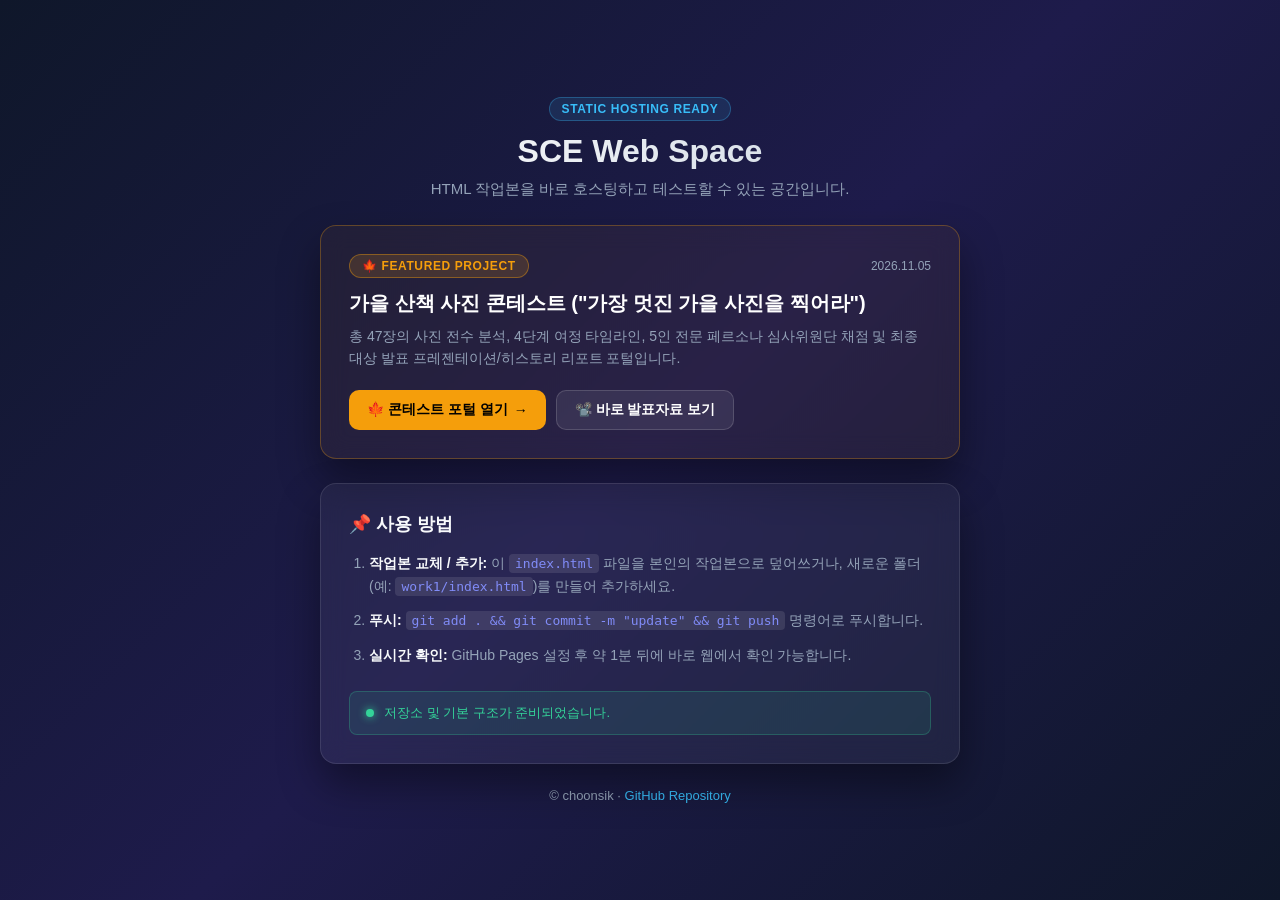
<file: index.html>
<!DOCTYPE html>
<html lang="ko">
<head>
  <meta charset="UTF-8">
  <meta name="viewport" content="width=device-width, initial-scale=1.0">
  <title>SCE - Static Hosting</title>
  <link rel="stylesheet" href="css/style.css">
</head>
<body>
  <div class="container">
    <header class="header">
      <div class="badge">Static Hosting Ready</div>
      <h1>SCE Web Space</h1>
      <p class="subtitle">HTML 작업본을 바로 호스팅하고 테스트할 수 있는 공간입니다.</p>
    </header>

    <section class="card" style="border-color: rgba(245, 158, 11, 0.3); background: rgba(245, 158, 11, 0.05);">
      <div style="display: flex; align-items: center; justify-content: space-between; margin-bottom: 12px; flex-wrap: wrap; gap: 8px;">
        <span class="badge" style="margin-bottom: 0; background: rgba(245, 158, 11, 0.15); border-color: rgba(245, 158, 11, 0.4); color: #f59e0b;">🍁 Featured Project</span>
        <span style="font-size: 12px; color: var(--text-muted);">2026.11.05</span>
      </div>
      <h2 style="font-size: 20px; font-weight: 700; margin-bottom: 8px; color: #fff;">
        가을 산책 사진 콘테스트 ("가장 멋진 가을 사진을 찍어라")
      </h2>
      <p style="font-size: 14px; color: var(--text-muted); line-height: 1.6; margin-bottom: 20px;">
        총 47장의 사진 전수 분석, 4단계 여정 타임라인, 5인 전문 페르소나 심사위원단 채점 및 최종 대상 발표 프레젠테이션/히스토리 리포트 포털입니다.
      </p>
      <div style="display: flex; gap: 10px; flex-wrap: wrap;">
        <a href="fall-event/" style="display: inline-flex; align-items: center; gap: 6px; padding: 10px 18px; background: #f59e0b; color: #000; font-weight: 700; font-size: 14px; border-radius: 10px; text-decoration: none; transition: transform 0.2s;">
          <span>🍁 콘테스트 포털 열기</span>
          <span>&rarr;</span>
        </a>
        <a href="fall-event/presentation.html" style="display: inline-flex; align-items: center; gap: 6px; padding: 10px 18px; background: rgba(255, 255, 255, 0.08); color: #fff; font-weight: 600; font-size: 14px; border-radius: 10px; text-decoration: none; border: 1px solid rgba(255, 255, 255, 0.15);">
          <span>📽️ 바로 발표자료 보기</span>
        </a>
      </div>
    </section>

    <main class="card">
      <h2>📌 사용 방법</h2>
      <ol class="guide-list">
        <li>
          <strong>작업본 교체 / 추가:</strong> 이 <code>index.html</code> 파일을 본인의 작업본으로 덮어쓰거나, 새로운 폴더(예: <code>work1/index.html</code>)를 만들어 추가하세요.
        </li>
        <li>
          <strong>푸시:</strong> <code>git add . && git commit -m "update" && git push</code> 명령어로 푸시합니다.
        </li>
        <li>
          <strong>실시간 확인:</strong> GitHub Pages 설정 후 약 1분 뒤에 바로 웹에서 확인 가능합니다.
        </li>
      </ol>

      <div class="status-box">
        <span class="dot"></span>
        <span>저장소 및 기본 구조가 준비되었습니다.</span>
      </div>
    </main>

    <footer class="footer">
      <p>&copy; choonsik &middot; <a href="https://github.com/choonsik/sce" target="_blank" rel="noopener noreferrer">GitHub Repository</a></p>
    </footer>
  </div>
</body>
</html>
</file>
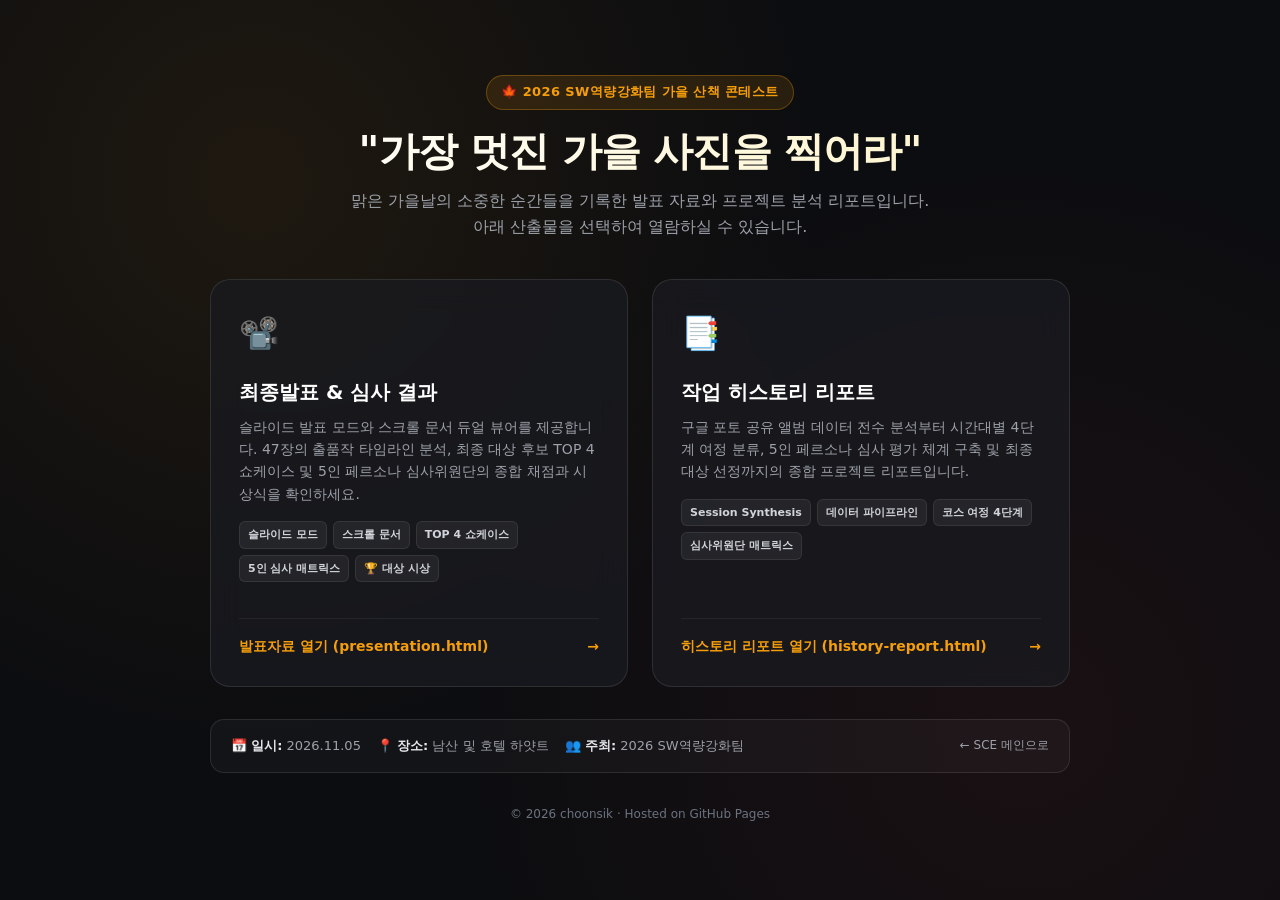
<file: fall-event/index.html>
<!DOCTYPE html>
<html lang="ko">
<head>
  <meta charset="UTF-8">
  <meta name="viewport" content="width=device-width, initial-scale=1.0">
  <title>2026 가을 산책 사진 콘테스트 | 행사 산출물 포털</title>
  <link rel="preconnect" href="https://fonts.googleapis.com">
  <link rel="preconnect" href="https://fonts.gstatic.com" crossorigin>
  <link href="https://fonts.googleapis.com/css2?family=Pretendard:wght@400;500;600;700;800&family=JetBrains+Mono:wght@500;600&display=swap" rel="stylesheet">
  <style>
    :root {
      --bg: #0c0d10;
      --card-bg: rgba(26, 27, 32, 0.75);
      --card-hover: rgba(35, 36, 44, 0.9);
      --border: rgba(255, 255, 255, 0.1);
      --border-accent: rgba(245, 158, 11, 0.4);
      --text: #f4f4f6;
      --text-muted: #9da1aa;
      --accent: #f59e0b;
      --accent-glow: rgba(245, 158, 11, 0.2);
      --amber-gradient: linear-gradient(135deg, #f59e0b, #ef4444);
    }

    * {
      box-sizing: border-box;
      margin: 0;
      padding: 0;
    }

    body {
      font-family: 'Pretendard', -apple-system, BlinkMacSystemFont, system-ui, sans-serif;
      background: var(--bg);
      background-image: 
        radial-gradient(circle at 20% 20%, rgba(245, 158, 11, 0.08) 0%, transparent 45%),
        radial-gradient(circle at 80% 80%, rgba(239, 68, 68, 0.06) 0%, transparent 45%);
      color: var(--text);
      min-height: 100vh;
      display: flex;
      flex-direction: column;
      align-items: center;
      justify-content: center;
      padding: 40px 20px;
      line-height: 1.6;
    }

    .container {
      width: 100%;
      max-width: 860px;
    }

    .header {
      text-align: center;
      margin-bottom: 40px;
    }

    .badge {
      display: inline-flex;
      align-items: center;
      gap: 6px;
      padding: 6px 14px;
      background: rgba(245, 158, 11, 0.12);
      border: 1px solid rgba(245, 158, 11, 0.3);
      color: var(--accent);
      border-radius: 9999px;
      font-size: 13px;
      font-weight: 600;
      letter-spacing: 0.03em;
      margin-bottom: 16px;
    }

    .title {
      font-size: clamp(28px, 5vw, 40px);
      font-weight: 800;
      letter-spacing: -0.02em;
      line-height: 1.25;
      margin-bottom: 12px;
      background: linear-gradient(to right, #ffffff, #fef3c7);
      -webkit-background-clip: text;
      -webkit-text-fill-color: transparent;
    }

    .subtitle {
      font-size: 16px;
      color: var(--text-muted);
      max-width: 580px;
      margin: 0 auto;
    }

    .cards-grid {
      display: grid;
      grid-template-columns: repeat(auto-fit, minmax(320px, 1fr));
      gap: 24px;
      margin-bottom: 32px;
    }

    .card {
      background: var(--card-bg);
      border: 1px solid var(--border);
      border-radius: 20px;
      padding: 28px;
      display: flex;
      flex-direction: column;
      justify-content: space-between;
      backdrop-filter: blur(16px);
      -webkit-backdrop-filter: blur(16px);
      transition: all 0.25s ease;
      text-decoration: none;
      color: inherit;
      position: relative;
      overflow: hidden;
    }

    .card::before {
      content: '';
      position: absolute;
      top: 0;
      left: 0;
      right: 0;
      height: 3px;
      background: var(--amber-gradient);
      opacity: 0;
      transition: opacity 0.25s ease;
    }

    .card:hover {
      background: var(--card-hover);
      border-color: var(--border-accent);
      transform: translateY(-4px);
      box-shadow: 0 16px 36px rgba(0, 0, 0, 0.4), 0 0 24px var(--accent-glow);
    }

    .card:hover::before {
      opacity: 1;
    }

    .card-top {
      margin-bottom: 24px;
    }

    .card-icon {
      font-size: 32px;
      margin-bottom: 16px;
      display: inline-block;
    }

    .card-title {
      font-size: 20px;
      font-weight: 700;
      color: #ffffff;
      margin-bottom: 8px;
      display: flex;
      align-items: center;
      gap: 8px;
    }

    .card-desc {
      font-size: 14px;
      color: var(--text-muted);
      line-height: 1.6;
      margin-bottom: 16px;
    }

    .tags {
      display: flex;
      flex-wrap: wrap;
      gap: 6px;
      margin-bottom: 12px;
    }

    .tag {
      font-size: 11px;
      font-weight: 600;
      padding: 4px 8px;
      background: rgba(255, 255, 255, 0.06);
      border: 1px solid rgba(255, 255, 255, 0.08);
      border-radius: 6px;
      color: #d1d5db;
    }

    .card-action {
      display: flex;
      align-items: center;
      justify-content: space-between;
      font-size: 14px;
      font-weight: 700;
      color: var(--accent);
      padding-top: 16px;
      border-top: 1px solid rgba(255, 255, 255, 0.06);
    }

    .card-action span {
      transition: transform 0.2s ease;
    }

    .card:hover .card-action span {
      transform: translateX(4px);
    }

    .meta-box {
      background: rgba(255, 255, 255, 0.03);
      border: 1px solid var(--border);
      border-radius: 14px;
      padding: 16px 20px;
      font-size: 13px;
      color: var(--text-muted);
      display: flex;
      flex-wrap: wrap;
      justify-content: space-between;
      align-items: center;
      gap: 12px;
    }

    .meta-items {
      display: flex;
      flex-wrap: wrap;
      gap: 16px;
    }

    .meta-items span strong {
      color: #e5e7eb;
    }

    .back-link {
      color: var(--text-muted);
      text-decoration: none;
      font-size: 12px;
      transition: color 0.2s;
    }

    .back-link:hover {
      color: var(--accent);
    }

    .footer {
      text-align: center;
      margin-top: 32px;
      font-size: 12px;
      color: #6b7280;
    }
  </style>
</head>
<body>

  <div class="container">
    <header class="header">
      <div class="badge">🍁 2026 SW역량강화팀 가을 산책 콘테스트</div>
      <h1 class="title">"가장 멋진 가을 사진을 찍어라"</h1>
      <p class="subtitle">
        맑은 가을날의 소중한 순간들을 기록한 발표 자료와 프로젝트 분석 리포트입니다. 아래 산출물을 선택하여 열람하실 수 있습니다.
      </p>
    </header>

    <div class="cards-grid">
      <!-- 카드 1: 최종 발표자료 -->
      <a href="presentation.html" class="card">
        <div class="card-top">
          <div class="card-icon">📽️</div>
          <h2 class="card-title">
            최종발표 & 심사 결과
          </h2>
          <p class="card-desc">
            슬라이드 발표 모드와 스크롤 문서 듀얼 뷰어를 제공합니다. 47장의 출품작 타임라인 분석, 최종 대상 후보 TOP 4 쇼케이스 및 5인 페르소나 심사위원단의 종합 채점과 시상식을 확인하세요.
          </p>
          <div class="tags">
            <span class="tag">슬라이드 모드</span>
            <span class="tag">스크롤 문서</span>
            <span class="tag">TOP 4 쇼케이스</span>
            <span class="tag">5인 심사 매트릭스</span>
            <span class="tag">🏆 대상 시상</span>
          </div>
        </div>
        <div class="card-action">
          <span>발표자료 열기 (presentation.html)</span>
          <span>&rarr;</span>
        </div>
      </a>

      <!-- 카드 2: 작업 히스토리 리포트 -->
      <a href="history-report.html" class="card">
        <div class="card-top">
          <div class="card-icon">📑</div>
          <h2 class="card-title">
            작업 히스토리 리포트
          </h2>
          <p class="card-desc">
            구글 포토 공유 앨범 데이터 전수 분석부터 시간대별 4단계 여정 분류, 5인 페르소나 심사 평가 체계 구축 및 최종 대상 선정까지의 종합 프로젝트 리포트입니다.
          </p>
          <div class="tags">
            <span class="tag">Session Synthesis</span>
            <span class="tag">데이터 파이프라인</span>
            <span class="tag">코스 여정 4단계</span>
            <span class="tag">심사위원단 매트릭스</span>
          </div>
        </div>
        <div class="card-action">
          <span>히스토리 리포트 열기 (history-report.html)</span>
          <span>&rarr;</span>
        </div>
      </a>
    </div>

    <div class="meta-box">
      <div class="meta-items">
        <span>📅 <strong>일시:</strong> 2026.11.05</span>
        <span>📍 <strong>장소:</strong> 남산 및 호텔 하얏트</span>
        <span>👥 <strong>주최:</strong> 2026 SW역량강화팀</span>
      </div>
      <a href="../index.html" class="back-link">&larr; SCE 메인으로</a>
    </div>

    <footer class="footer">
      &copy; 2026 choonsik &middot; Hosted on GitHub Pages
    </footer>
  </div>

</body>
</html>
</file>
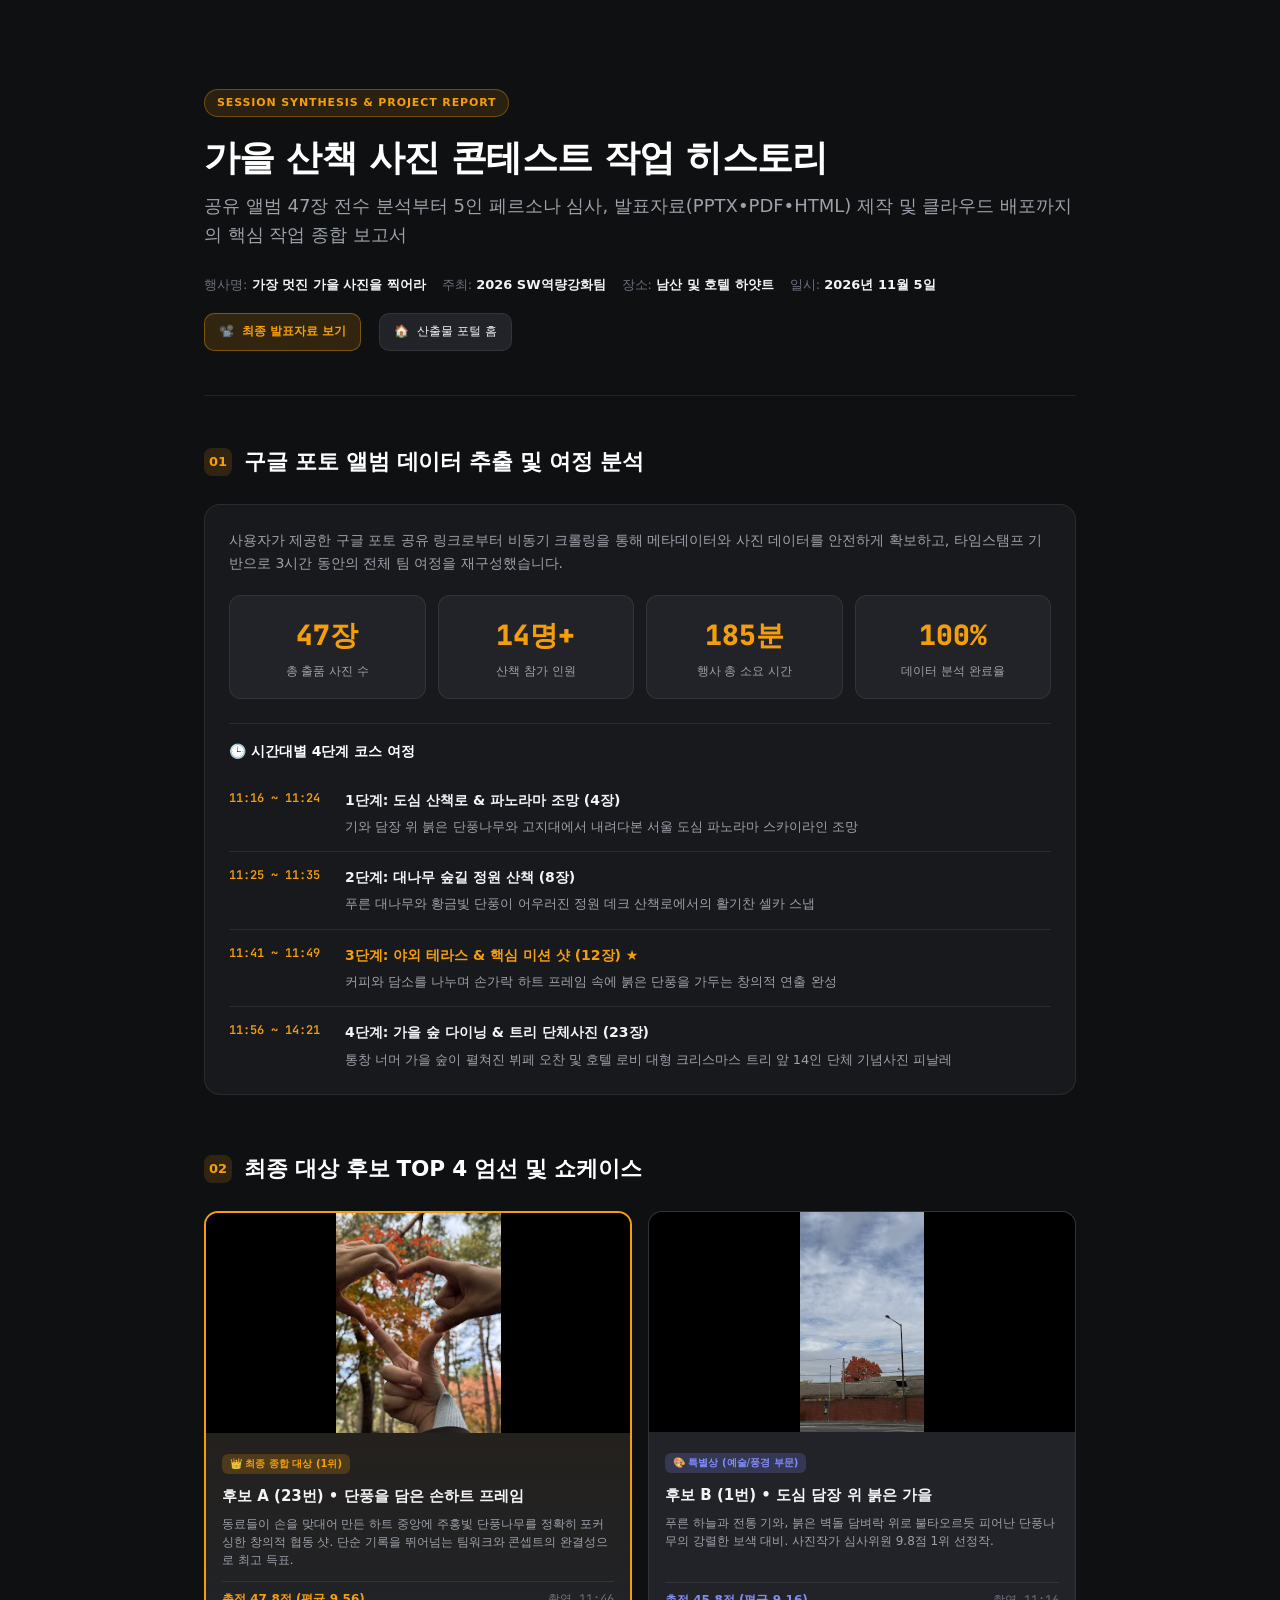
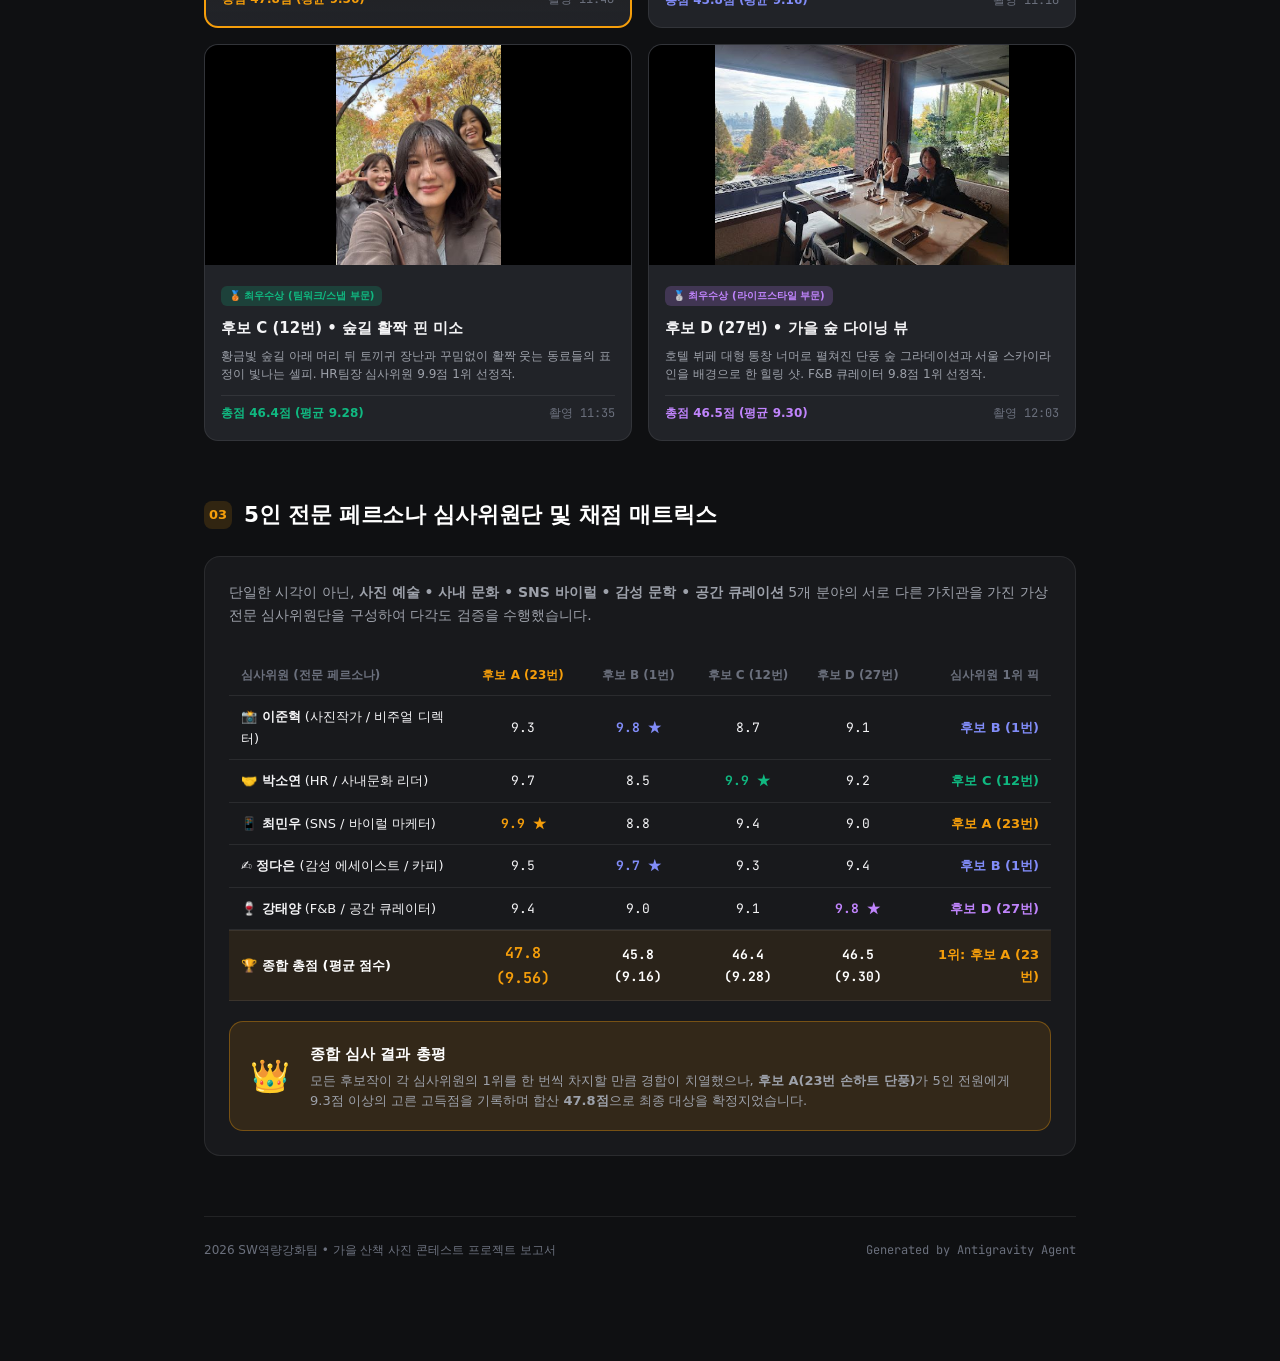
<file: fall-event/history-report.html>
<!DOCTYPE html>
<html lang="ko">
<head>
  <meta charset="utf-8">
  <meta name="viewport" content="width=device-width, initial-scale=1.0">
  <title>가을 산책 사진 콘테스트 프로젝트 작업 히스토리 리포트</title>
  <link rel="preconnect" href="https://fonts.googleapis.com">
  <link rel="preconnect" href="https://fonts.gstatic.com" crossorigin>
  <link href="https://fonts.googleapis.com/css2?family=Pretendard:wght@300;400;500;600;700;800&family=JetBrains+Mono:wght@400;600&display=swap" rel="stylesheet">
  <style>
    :root {
      --bg: #0f1012;
      --card-bg: #18191c;
      --card-subtle: #212328;
      --border: rgba(255, 255, 255, 0.08);
      --border-accent: rgba(245, 158, 11, 0.35);
      --text: #f4f4f6;
      --text-muted: #9da1aa;
      --text-dim: #6b707d;
      --accent: #f59e0b;
      --accent-glow: rgba(245, 158, 11, 0.15);
      --emerald: #10b981;
      --indigo: #818cf8;
      --purple: #c084fc;
    }
    * {
      box-sizing: border-box;
      margin: 0;
      padding: 0;
    }
    body {
      font-family: 'Pretendard', -apple-system, BlinkMacSystemFont, system-ui, Roboto, sans-serif;
      background-color: var(--bg);
      color: var(--text);
      line-height: 1.65;
      -webkit-font-smoothing: antialiased;
    }
    .mono {
      font-family: 'JetBrains Mono', monospace;
    }
    .container {
      max-width: 920px;
      margin: 0 auto;
      padding: 40px 24px 100px;
    }
    header.hero {
      padding: 48px 0 36px;
      border-bottom: 1px solid var(--border);
      margin-bottom: 48px;
    }
    .badge {
      display: inline-flex;
      align-items: center;
      gap: 6px;
      font-size: 11px;
      font-weight: 700;
      text-transform: uppercase;
      letter-spacing: 0.08em;
      padding: 4px 12px;
      border-radius: 9999px;
      background: rgba(245, 158, 11, 0.12);
      color: var(--accent);
      border: 1px solid var(--border-accent);
      margin-bottom: 18px;
    }
    h1 {
      font-size: 2.25rem;
      font-weight: 800;
      letter-spacing: -0.02em;
      line-height: 1.25;
      color: #ffffff;
      margin-bottom: 12px;
    }
    p.lead {
      font-size: 1.125rem;
      color: var(--text-muted);
      font-weight: 400;
      line-height: 1.6;
    }
    .meta-row {
      display: flex;
      flex-wrap: wrap;
      gap: 16px;
      margin-top: 24px;
      font-size: 13px;
      color: var(--text-dim);
    }
    .meta-item strong {
      color: var(--text);
      font-weight: 600;
    }
    section.chapter {
      margin-bottom: 56px;
    }
    .chapter-header {
      display: flex;
      align-items: center;
      gap: 12px;
      margin-bottom: 24px;
    }
    .chapter-num {
      display: inline-flex;
      align-items: center;
      justify-content: center;
      width: 28px;
      height: 28px;
      border-radius: 8px;
      background: rgba(245, 158, 11, 0.15);
      color: var(--accent);
      font-weight: 800;
      font-size: 13px;
    }
    .chapter-title {
      font-size: 1.35rem;
      font-weight: 700;
      letter-spacing: -0.01em;
      color: #ffffff;
    }
    .card {
      background: var(--card-bg);
      border: 1px solid var(--border);
      border-radius: 16px;
      padding: 24px;
      margin-bottom: 20px;
    }
    .card.highlight {
      background: linear-gradient(145deg, rgba(245, 158, 11, 0.08), rgba(24, 25, 28, 0.95));
      border: 1px solid var(--border-accent);
    }
    .grid-2 {
      display: grid;
      grid-template-columns: repeat(2, 1fr);
      gap: 16px;
    }
    .grid-4 {
      display: grid;
      grid-template-columns: repeat(4, 1fr);
      gap: 12px;
    }
    @media (max-width: 720px) {
      .grid-2, .grid-4 { grid-template-columns: 1fr; }
      h1 { font-size: 1.85rem; }
    }
    .stat-card {
      background: var(--card-subtle);
      border: 1px solid var(--border);
      border-radius: 12px;
      padding: 16px;
      text-align: center;
    }
    .stat-val {
      font-size: 1.75rem;
      font-weight: 800;
      color: var(--accent);
    }
    .stat-label {
      font-size: 12px;
      color: var(--text-muted);
      margin-top: 4px;
    }
    .timeline-item {
      display: flex;
      gap: 16px;
      padding: 14px 0;
      border-bottom: 1px solid var(--border);
    }
    .timeline-item:last-child {
      border-bottom: none;
      padding-bottom: 0;
    }
    .timeline-time {
      flex: 0 0 100px;
      font-size: 12px;
      font-weight: 600;
      color: var(--accent);
    }
    .timeline-content h4 {
      font-size: 14px;
      font-weight: 700;
      margin-bottom: 4px;
    }
    .timeline-content p {
      font-size: 13px;
      color: var(--text-muted);
    }
    .nominee-grid {
      display: grid;
      grid-template-columns: repeat(2, 1fr);
      gap: 16px;
    }
    @media (max-width: 650px) {
      .nominee-grid { grid-template-columns: 1fr; }
    }
    .nominee-card {
      background: var(--card-subtle);
      border: 1px solid var(--border);
      border-radius: 14px;
      overflow: hidden;
      display: flex;
      flex-direction: column;
    }
    .nominee-card.winner {
      border: 2px solid var(--accent);
      background: linear-gradient(180deg, rgba(245, 158, 11, 0.1), var(--card-subtle));
    }
    .nominee-img-wrap {
      width: 100%;
      height: 220px;
      background: #000;
      display: flex;
      align-items: center;
      justify-content: center;
      overflow: hidden;
    }
    .nominee-img-wrap img {
      max-width: 100%;
      max-height: 100%;
      object-fit: contain;
    }
    .nominee-body {
      padding: 16px;
      flex: 1;
      display: flex;
      flex-direction: column;
      justify-content: space-between;
    }
    .tag {
      display: inline-block;
      font-size: 10px;
      font-weight: 700;
      padding: 2px 8px;
      border-radius: 6px;
      margin-bottom: 6px;
    }
    .tag.gold { background: rgba(245, 158, 11, 0.2); color: var(--accent); }
    .tag.indigo { background: rgba(129, 140, 248, 0.2); color: var(--indigo); }
    .tag.emerald { background: rgba(16, 185, 129, 0.2); color: var(--emerald); }
    .tag.purple { background: rgba(192, 132, 252, 0.2); color: var(--purple); }
    table.score-table {
      width: 100%;
      border-collapse: collapse;
      font-size: 13px;
      margin-top: 12px;
    }
    table.score-table th, table.score-table td {
      padding: 10px 12px;
      border-bottom: 1px solid var(--border);
      text-align: left;
    }
    table.score-table th {
      color: var(--text-dim);
      font-weight: 600;
      font-size: 12px;
    }
    table.score-table td.num {
      text-align: center;
      font-family: 'JetBrains Mono', monospace;
    }
    table.score-table tr.total-row td {
      font-weight: 700;
      border-top: 2px solid var(--border);
      background: rgba(245, 158, 11, 0.08);
      color: #fff;
    }
    .winner-banner {
      display: flex;
      align-items: center;
      gap: 20px;
      padding: 20px;
      border-radius: 14px;
      background: rgba(245, 158, 11, 0.12);
      border: 1px solid var(--border-accent);
      margin-top: 20px;
    }
    .winner-badge-icon {
      font-size: 32px;
    }
    .file-pill {
      display: inline-flex;
      align-items: center;
      gap: 8px;
      background: var(--card-subtle);
      border: 1px solid var(--border);
      padding: 8px 14px;
      border-radius: 10px;
      font-size: 12px;
      color: var(--text);
      text-decoration: none;
      margin-right: 8px;
      margin-bottom: 8px;
      transition: all 0.2s;
    }
    .file-pill:hover {
      border-color: var(--accent);
      color: var(--accent);
    }
    footer.doc-footer {
      margin-top: 60px;
      padding-top: 24px;
      border-top: 1px solid var(--border);
      display: flex;
      justify-content: space-between;
      align-items: center;
      font-size: 12px;
      color: var(--text-dim);
    }
  </style>
</head>
<body>

  <div class="container">
    
    <!-- Hero Header -->
    <header class="hero">
      <div class="badge">Session Synthesis & Project Report</div>
      <h1>가을 산책 사진 콘테스트 작업 히스토리</h1>
      <p class="lead">
        공유 앨범 47장 전수 분석부터 5인 페르소나 심사, 발표자료(PPTX&bull;PDF&bull;HTML) 제작 및 클라우드 배포까지의 핵심 작업 종합 보고서
      </p>
      <div class="meta-row">
        <div class="meta-item">행사명: <strong>가장 멋진 가을 사진을 찍어라</strong></div>
        <div class="meta-item">주최: <strong>2026 SW역량강화팀</strong></div>
        <div class="meta-item">장소: <strong>남산 및 호텔 하얏트</strong></div>
        <div class="meta-item">일시: <strong>2026년 11월 5일</strong></div>
      </div>
      <div style="display: flex; gap: 10px; margin-top: 18px; flex-wrap: wrap;">
        <a href="presentation.html" class="file-pill" style="background: rgba(245, 158, 11, 0.15); border-color: rgba(245, 158, 11, 0.4); color: #f59e0b; font-weight: 600;">
          <span>📽️</span> <span>최종 발표자료 보기</span>
        </a>
        <a href="index.html" class="file-pill">
          <span>🏠</span> <span>산출물 포털 홈</span>
        </a>
      </div>
    </header>

    <!-- Chapter 1: Data Acquisition & Journey Analysis -->
    <section class="chapter">
      <div class="chapter-header">
        <span class="chapter-num">01</span>
        <h2 class="chapter-title">구글 포토 앨범 데이터 추출 및 여정 분석</h2>
      </div>

      <div class="card">
        <p style="font-size: 14px; color: var(--text-muted); margin-bottom: 20px;">
          사용자가 제공한 구글 포토 공유 링크로부터 비동기 크롤링을 통해 메타데이터와 사진 데이터를 안전하게 확보하고, 타임스탬프 기반으로 3시간 동안의 전체 팀 여정을 재구성했습니다.
        </p>

        <div class="grid-4" style="margin-bottom: 24px;">
          <div class="stat-card">
            <div class="stat-val mono">47장</div>
            <div class="stat-label">총 출품 사진 수</div>
          </div>
          <div class="stat-card">
            <div class="stat-val mono">14명+</div>
            <div class="stat-label">산책 참가 인원</div>
          </div>
          <div class="stat-card">
            <div class="stat-val mono">185분</div>
            <div class="stat-label">행사 총 소요 시간</div>
          </div>
          <div class="stat-card">
            <div class="stat-val mono">100%</div>
            <div class="stat-label">데이터 분석 완료율</div>
          </div>
        </div>

        <h3 style="font-size: 14px; font-weight: 700; color: #fff; margin-bottom: 12px; border-top: 1px solid var(--border); padding-top: 16px;">
          🕒 시간대별 4단계 코스 여정
        </h3>
        <div>
          <div class="timeline-item">
            <div class="timeline-time mono">11:16 ~ 11:24</div>
            <div class="timeline-content">
              <h4>1단계: 도심 산책로 & 파노라마 조망 (4장)</h4>
              <p>기와 담장 위 붉은 단풍나무와 고지대에서 내려다본 서울 도심 파노라마 스카이라인 조망</p>
            </div>
          </div>
          <div class="timeline-item">
            <div class="timeline-time mono">11:25 ~ 11:35</div>
            <div class="timeline-content">
              <h4>2단계: 대나무 숲길 정원 산책 (8장)</h4>
              <p>푸른 대나무와 황금빛 단풍이 어우러진 정원 데크 산책로에서의 활기찬 셀카 스냅</p>
            </div>
          </div>
          <div class="timeline-item">
            <div class="timeline-time mono">11:41 ~ 11:49</div>
            <div class="timeline-content">
              <h4 style="color: var(--accent);">3단계: 야외 테라스 & 핵심 미션 샷 (12장) ★</h4>
              <p>커피와 담소를 나누며 손가락 하트 프레임 속에 붉은 단풍을 가두는 창의적 연출 완성</p>
            </div>
          </div>
          <div class="timeline-item">
            <div class="timeline-time mono">11:56 ~ 14:21</div>
            <div class="timeline-content">
              <h4>4단계: 가을 숲 다이닝 & 트리 단체사진 (23장)</h4>
              <p>통창 너머 가을 숲이 펼쳐진 뷔페 오찬 및 호텔 로비 대형 크리스마스 트리 앞 14인 단체 기념사진 피날레</p>
            </div>
          </div>
        </div>
      </div>
    </section>

    <!-- Chapter 2: Top 4 Nominees -->
    <section class="chapter">
      <div class="chapter-header">
        <span class="chapter-num">02</span>
        <h2 class="chapter-title">최종 대상 후보 TOP 4 엄선 및 쇼케이스</h2>
      </div>

      <div class="nominee-grid">
        
        <!-- Winner -->
        <div class="nominee-card winner">
          <div class="nominee-img-wrap">
            <img src="[data-uri]" alt="후보 A">
          </div>
          <div class="nominee-body">
            <div>
              <span class="tag gold">👑 최종 종합 대상 (1위)</span>
              <h4 style="font-size: 15px; font-weight: 700; margin: 4px 0 6px;">후보 A (23번) &bull; 단풍을 담은 손하트 프레임</h4>
              <p style="font-size: 12px; color: var(--text-muted); line-height: 1.5;">
                동료들이 손을 맞대어 만든 하트 중앙에 주홍빛 단풍나무를 정확히 포커싱한 창의적 협동 샷. 단순 기록을 뛰어넘는 팀워크와 콘셉트의 완결성으로 최고 득표.
              </p>
            </div>
            <div style="margin-top: 12px; padding-top: 8px; border-top: 1px solid var(--border); display: flex; justify-content: space-between; font-size: 12px;">
              <span style="color: var(--accent); font-weight: 700;">총점 47.8점 (평균 9.56)</span>
              <span class="mono" style="color: var(--text-dim);">촬영 11:46</span>
            </div>
          </div>
        </div>

        <!-- Landscape -->
        <div class="nominee-card">
          <div class="nominee-img-wrap">
            <img src="[data-uri]" alt="후보 B">
          </div>
          <div class="nominee-body">
            <div>
              <span class="tag indigo">🎨 특별상 (예술/풍경 부문)</span>
              <h4 style="font-size: 15px; font-weight: 700; margin: 4px 0 6px;">후보 B (1번) &bull; 도심 담장 위 붉은 가을</h4>
              <p style="font-size: 12px; color: var(--text-muted); line-height: 1.5;">
                푸른 하늘과 전통 기와, 붉은 벽돌 담벼락 위로 불타오르듯 피어난 단풍나무의 강렬한 보색 대비. 사진작가 심사위원 9.8점 1위 선정작.
              </p>
            </div>
            <div style="margin-top: 12px; padding-top: 8px; border-top: 1px solid var(--border); display: flex; justify-content: space-between; font-size: 12px;">
              <span style="color: var(--indigo); font-weight: 700;">총점 45.8점 (평균 9.16)</span>
              <span class="mono" style="color: var(--text-dim);">촬영 11:16</span>
            </div>
          </div>
        </div>

        <!-- Teamwork -->
        <div class="nominee-card">
          <div class="nominee-img-wrap">
            <img src="[data-uri]" alt="후보 C">
          </div>
          <div class="nominee-body">
            <div>
              <span class="tag emerald">🥉 최우수상 (팀워크/스냅 부문)</span>
              <h4 style="font-size: 15px; font-weight: 700; margin: 4px 0 6px;">후보 C (12번) &bull; 숲길 활짝 핀 미소</h4>
              <p style="font-size: 12px; color: var(--text-muted); line-height: 1.5;">
                황금빛 숲길 아래 머리 뒤 토끼귀 장난과 꾸밈없이 활짝 웃는 동료들의 표정이 빛나는 셀피. HR팀장 심사위원 9.9점 1위 선정작.
              </p>
            </div>
            <div style="margin-top: 12px; padding-top: 8px; border-top: 1px solid var(--border); display: flex; justify-content: space-between; font-size: 12px;">
              <span style="color: var(--emerald); font-weight: 700;">총점 46.4점 (평균 9.28)</span>
              <span class="mono" style="color: var(--text-dim);">촬영 11:35</span>
            </div>
          </div>
        </div>

        <!-- Dining/View -->
        <div class="nominee-card">
          <div class="nominee-img-wrap">
            <img src="[data-uri]" alt="후보 D">
          </div>
          <div class="nominee-body">
            <div>
              <span class="tag purple">🥈 최우수상 (라이프스타일 부문)</span>
              <h4 style="font-size: 15px; font-weight: 700; margin: 4px 0 6px;">후보 D (27번) &bull; 가을 숲 다이닝 뷰</h4>
              <p style="font-size: 12px; color: var(--text-muted); line-height: 1.5;">
                호텔 뷔페 대형 통창 너머로 펼쳐진 단풍 숲 그라데이션과 서울 스카이라인을 배경으로 한 힐링 샷. F&B 큐레이터 9.8점 1위 선정작.
              </p>
            </div>
            <div style="margin-top: 12px; padding-top: 8px; border-top: 1px solid var(--border); display: flex; justify-content: space-between; font-size: 12px;">
              <span style="color: var(--purple); font-weight: 700;">총점 46.5점 (평균 9.30)</span>
              <span class="mono" style="color: var(--text-dim);">촬영 12:03</span>
            </div>
          </div>
        </div>

      </div>
    </section>

    <!-- Chapter 3: 5 Persona Judges & Scoring Matrix -->
    <section class="chapter">
      <div class="chapter-header">
        <span class="chapter-num">03</span>
        <h2 class="chapter-title">5인 전문 페르소나 심사위원단 및 채점 매트릭스</h2>
      </div>

      <div class="card">
        <p style="font-size: 14px; color: var(--text-muted); margin-bottom: 16px;">
          단일한 시각이 아닌, <strong>사진 예술 &bull; 사내 문화 &bull; SNS 바이럴 &bull; 감성 문학 &bull; 공간 큐레이션</strong> 5개 분야의 서로 다른 가치관을 가진 가상 전문 심사위원단을 구성하여 다각도 검증을 수행했습니다.
        </p>

        <div style="overflow-x: auto;">
          <table class="score-table">
            <thead>
              <tr>
                <th>심사위원 (전문 페르소나)</th>
                <th style="text-align:center; color: var(--accent);">후보 A (23번)</th>
                <th style="text-align:center;">후보 B (1번)</th>
                <th style="text-align:center;">후보 C (12번)</th>
                <th style="text-align:center;">후보 D (27번)</th>
                <th style="text-align:right;">심사위원 1위 픽</th>
              </tr>
            </thead>
            <tbody>
              <tr>
                <td><strong>📸 이준혁</strong> (사진작가 / 비주얼 디렉터)</td>
                <td class="num">9.3</td>
                <td class="num" style="color: var(--indigo); font-weight:700;">9.8 ★</td>
                <td class="num">8.7</td>
                <td class="num">9.1</td>
                <td style="text-align:right; color: var(--indigo); font-weight:600;">후보 B (1번)</td>
              </tr>
              <tr>
                <td><strong>🤝 박소연</strong> (HR / 사내문화 리더)</td>
                <td class="num">9.7</td>
                <td class="num">8.5</td>
                <td class="num" style="color: var(--emerald); font-weight:700;">9.9 ★</td>
                <td class="num">9.2</td>
                <td style="text-align:right; color: var(--emerald); font-weight:600;">후보 C (12번)</td>
              </tr>
              <tr>
                <td><strong>📱 최민우</strong> (SNS / 바이럴 마케터)</td>
                <td class="num" style="color: var(--accent); font-weight:700;">9.9 ★</td>
                <td class="num">8.8</td>
                <td class="num">9.4</td>
                <td class="num">9.0</td>
                <td style="text-align:right; color: var(--accent); font-weight:600;">후보 A (23번)</td>
              </tr>
              <tr>
                <td><strong>✍️ 정다은</strong> (감성 에세이스트 / 카피)</td>
                <td class="num">9.5</td>
                <td class="num" style="color: var(--indigo); font-weight:700;">9.7 ★</td>
                <td class="num">9.3</td>
                <td class="num">9.4</td>
                <td style="text-align:right; color: var(--indigo); font-weight:600;">후보 B (1번)</td>
              </tr>
              <tr>
                <td><strong>🍷 강태양</strong> (F&B / 공간 큐레이터)</td>
                <td class="num">9.4</td>
                <td class="num">9.0</td>
                <td class="num">9.1</td>
                <td class="num" style="color: var(--purple); font-weight:700;">9.8 ★</td>
                <td style="text-align:right; color: var(--purple); font-weight:600;">후보 D (27번)</td>
              </tr>
              <tr class="total-row">
                <td><strong>🏆 종합 총점 (평균 점수)</strong></td>
                <td class="num" style="color: var(--accent); font-size: 15px;">47.8 (9.56)</td>
                <td class="num">45.8 (9.16)</td>
                <td class="num">46.4 (9.28)</td>
                <td class="num">46.5 (9.30)</td>
                <td style="text-align:right; color: var(--accent); font-weight:800;">1위: 후보 A (23번)</td>
              </tr>
            </tbody>
          </table>
        </div>

        <div class="winner-banner">
          <div class="winner-badge-icon">👑</div>
          <div>
            <h4 style="font-size: 15px; font-weight: 700; color: #fff;">종합 심사 결과 총평</h4>
            <p style="font-size: 13px; color: var(--text-muted); margin-top: 4px; line-height: 1.5;">
              모든 후보작이 각 심사위원의 1위를 한 번씩 차지할 만큼 경합이 치열했으나, <strong>후보 A(23번 손하트 단풍)</strong>가 5인 전원에게 9.3점 이상의 고른 고득점을 기록하며 합산 <strong>47.8점</strong>으로 최종 대상을 확정지었습니다.
            </p>
          </div>
        </div>
      </div>
    </section>

    <!-- Footer -->
    <footer class="doc-footer">
      <div>2026 SW역량강화팀 &bull; 가을 산책 사진 콘테스트 프로젝트 보고서</div>
      <div class="mono">Generated by Antigravity Agent</div>
    </footer>

  </div>

</body>
</html>
</file>
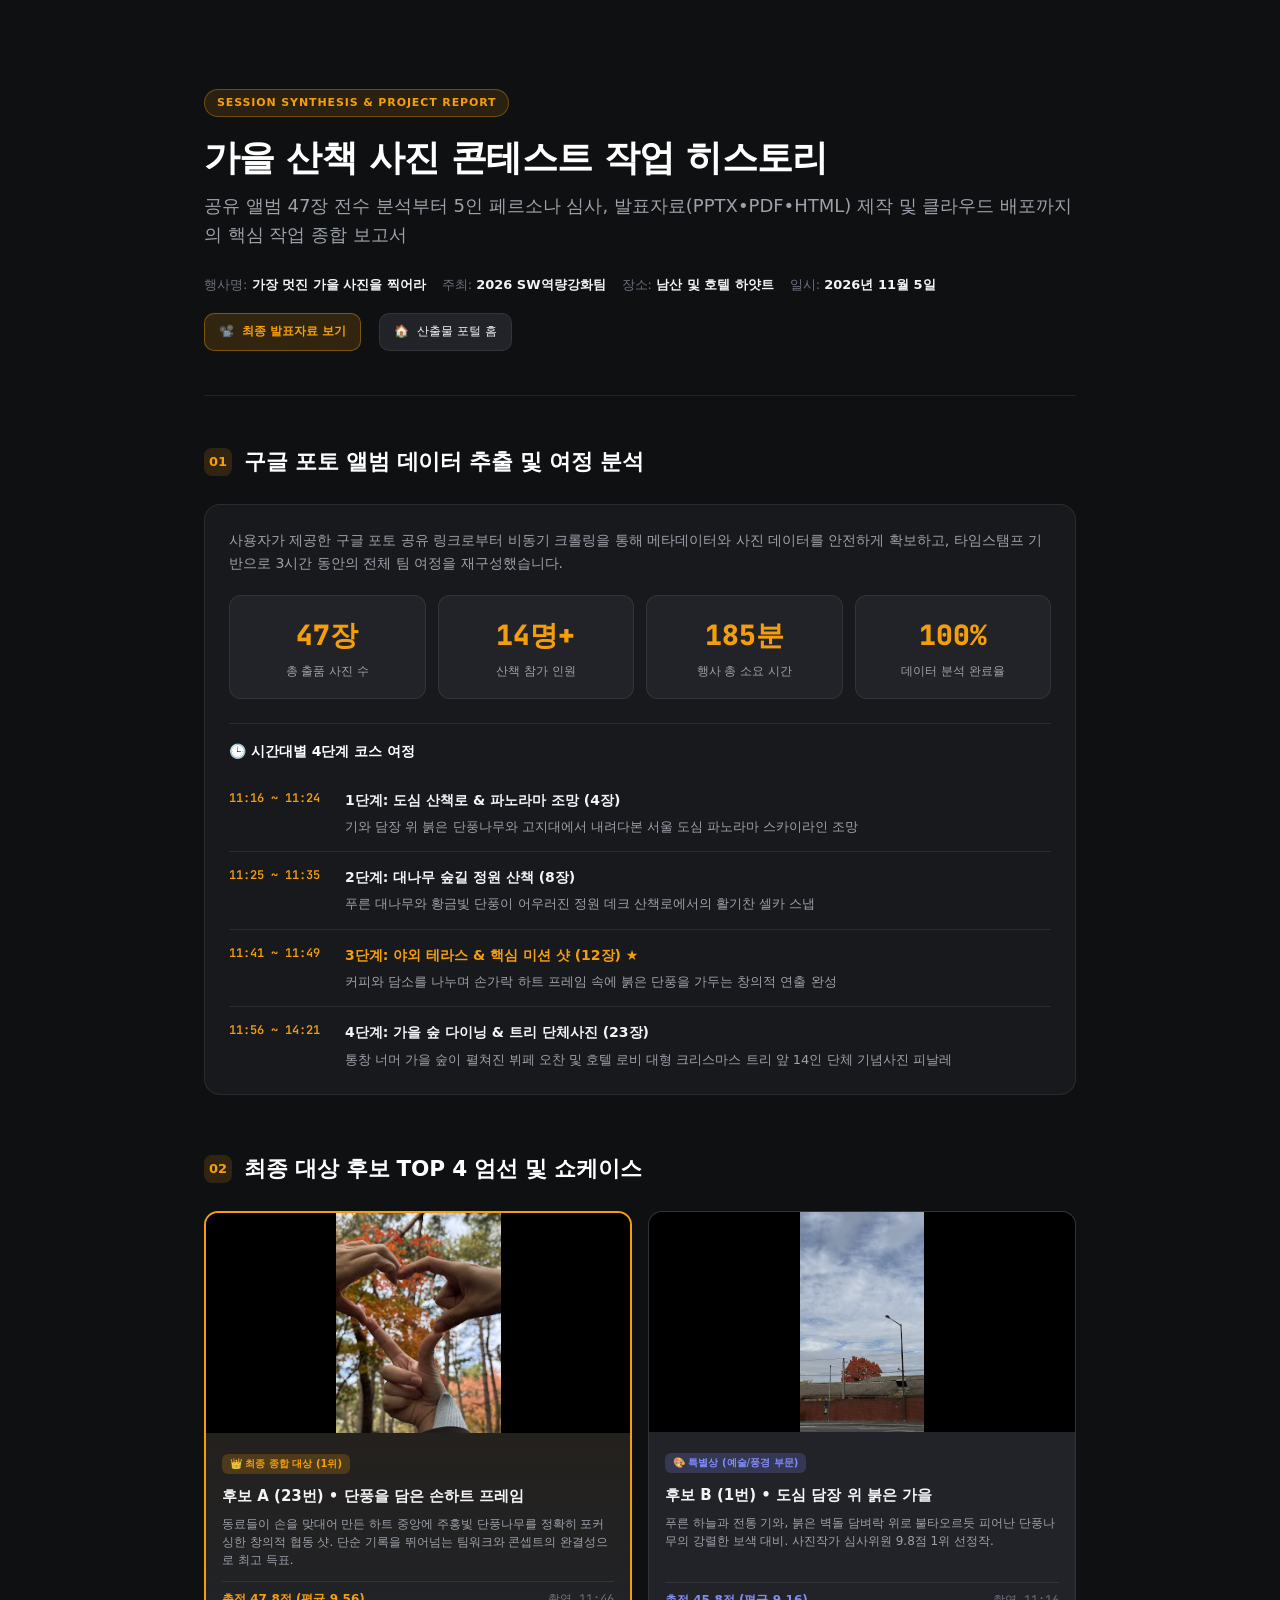
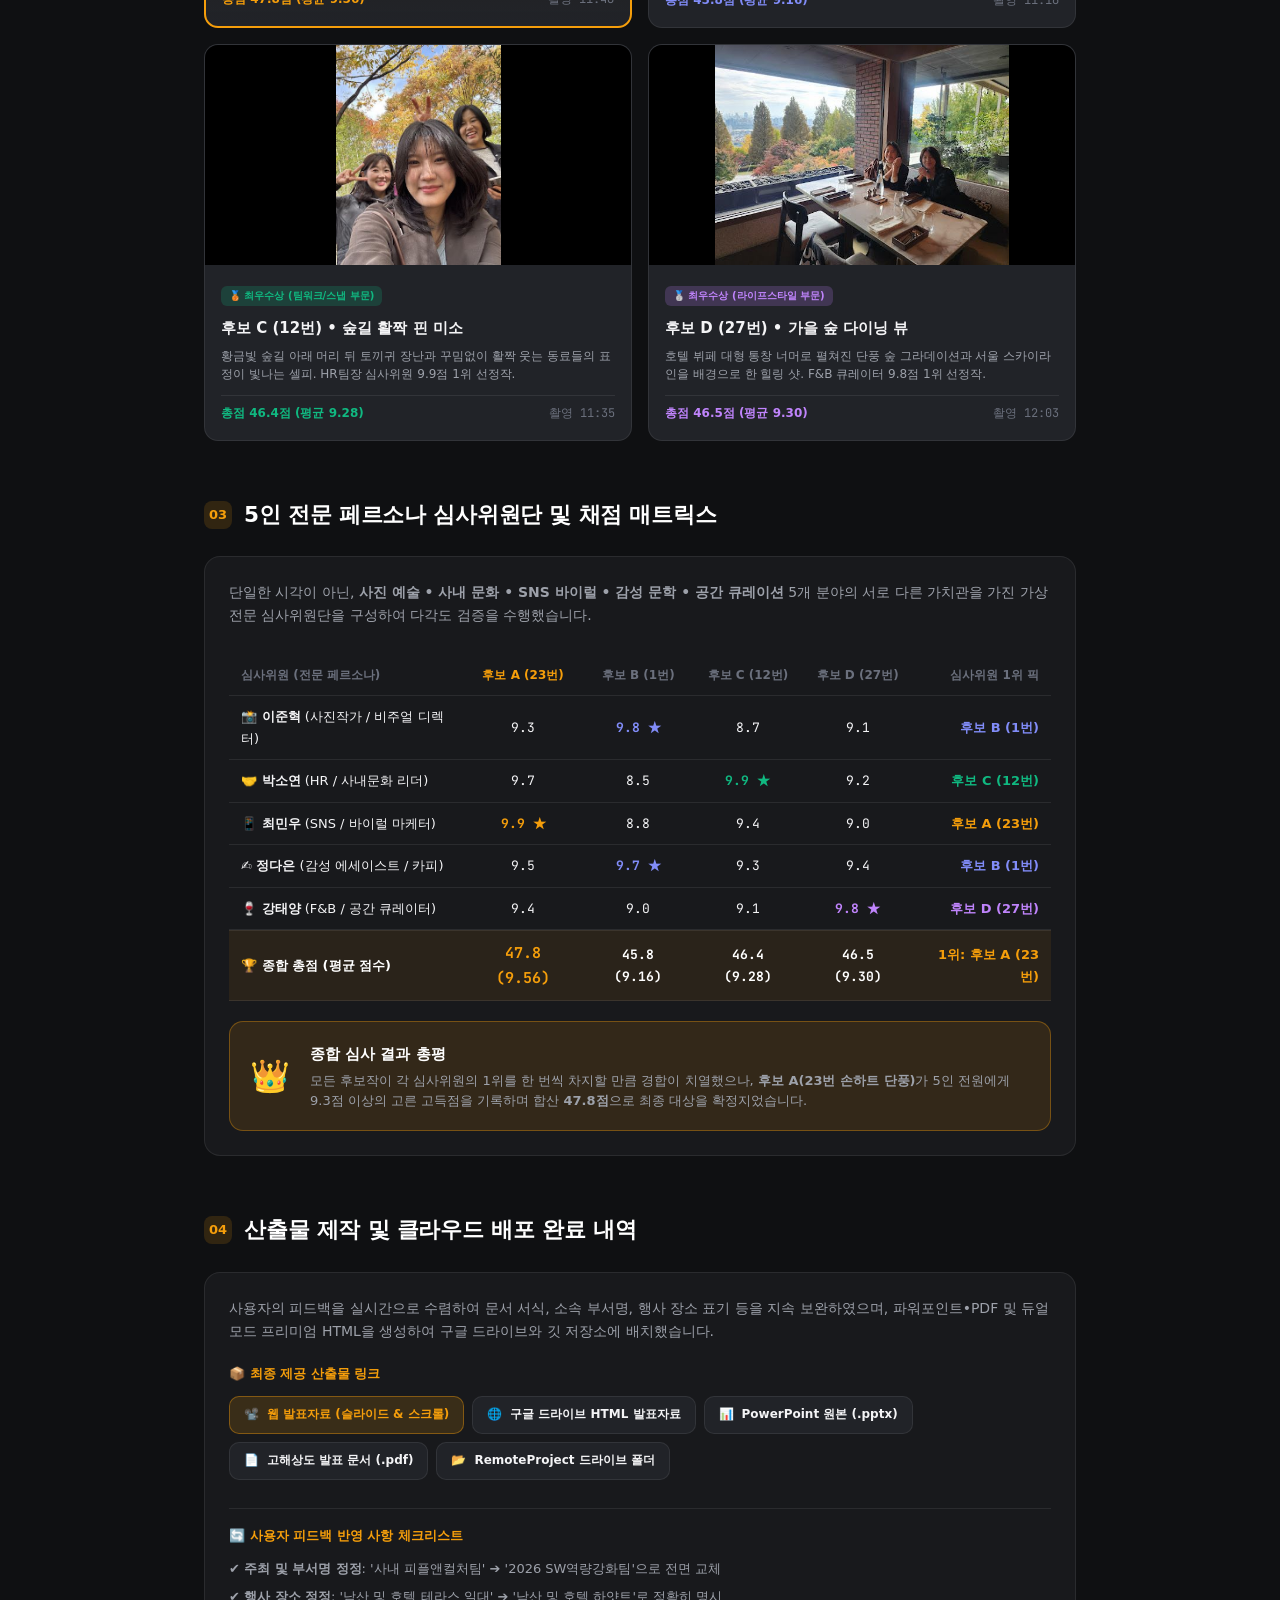
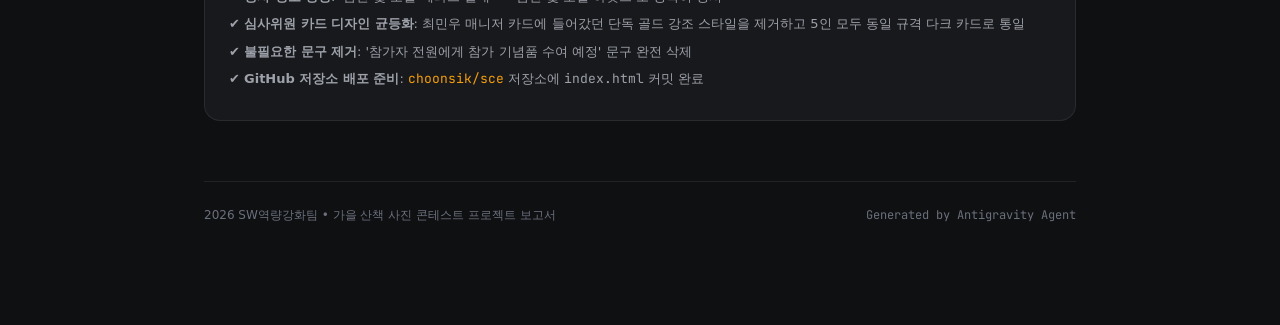
<file: fall-event/작업_히스토리_리포트.html>
<!DOCTYPE html>
<html lang="ko">
<head>
  <meta charset="utf-8">
  <meta name="viewport" content="width=device-width, initial-scale=1.0">
  <title>가을 산책 사진 콘테스트 프로젝트 작업 히스토리 리포트</title>
  <link rel="preconnect" href="https://fonts.googleapis.com">
  <link rel="preconnect" href="https://fonts.gstatic.com" crossorigin>
  <link href="https://fonts.googleapis.com/css2?family=Pretendard:wght@300;400;500;600;700;800&family=JetBrains+Mono:wght@400;600&display=swap" rel="stylesheet">
  <style>
    :root {
      --bg: #0f1012;
      --card-bg: #18191c;
      --card-subtle: #212328;
      --border: rgba(255, 255, 255, 0.08);
      --border-accent: rgba(245, 158, 11, 0.35);
      --text: #f4f4f6;
      --text-muted: #9da1aa;
      --text-dim: #6b707d;
      --accent: #f59e0b;
      --accent-glow: rgba(245, 158, 11, 0.15);
      --emerald: #10b981;
      --indigo: #818cf8;
      --purple: #c084fc;
    }
    * {
      box-sizing: border-box;
      margin: 0;
      padding: 0;
    }
    body {
      font-family: 'Pretendard', -apple-system, BlinkMacSystemFont, system-ui, Roboto, sans-serif;
      background-color: var(--bg);
      color: var(--text);
      line-height: 1.65;
      -webkit-font-smoothing: antialiased;
    }
    .mono {
      font-family: 'JetBrains Mono', monospace;
    }
    .container {
      max-width: 920px;
      margin: 0 auto;
      padding: 40px 24px 100px;
    }
    header.hero {
      padding: 48px 0 36px;
      border-bottom: 1px solid var(--border);
      margin-bottom: 48px;
    }
    .badge {
      display: inline-flex;
      align-items: center;
      gap: 6px;
      font-size: 11px;
      font-weight: 700;
      text-transform: uppercase;
      letter-spacing: 0.08em;
      padding: 4px 12px;
      border-radius: 9999px;
      background: rgba(245, 158, 11, 0.12);
      color: var(--accent);
      border: 1px solid var(--border-accent);
      margin-bottom: 18px;
    }
    h1 {
      font-size: 2.25rem;
      font-weight: 800;
      letter-spacing: -0.02em;
      line-height: 1.25;
      color: #ffffff;
      margin-bottom: 12px;
    }
    p.lead {
      font-size: 1.125rem;
      color: var(--text-muted);
      font-weight: 400;
      line-height: 1.6;
    }
    .meta-row {
      display: flex;
      flex-wrap: wrap;
      gap: 16px;
      margin-top: 24px;
      font-size: 13px;
      color: var(--text-dim);
    }
    .meta-item strong {
      color: var(--text);
      font-weight: 600;
    }
    section.chapter {
      margin-bottom: 56px;
    }
    .chapter-header {
      display: flex;
      align-items: center;
      gap: 12px;
      margin-bottom: 24px;
    }
    .chapter-num {
      display: inline-flex;
      align-items: center;
      justify-content: center;
      width: 28px;
      height: 28px;
      border-radius: 8px;
      background: rgba(245, 158, 11, 0.15);
      color: var(--accent);
      font-weight: 800;
      font-size: 13px;
    }
    .chapter-title {
      font-size: 1.35rem;
      font-weight: 700;
      letter-spacing: -0.01em;
      color: #ffffff;
    }
    .card {
      background: var(--card-bg);
      border: 1px solid var(--border);
      border-radius: 16px;
      padding: 24px;
      margin-bottom: 20px;
    }
    .card.highlight {
      background: linear-gradient(145deg, rgba(245, 158, 11, 0.08), rgba(24, 25, 28, 0.95));
      border: 1px solid var(--border-accent);
    }
    .grid-2 {
      display: grid;
      grid-template-columns: repeat(2, 1fr);
      gap: 16px;
    }
    .grid-4 {
      display: grid;
      grid-template-columns: repeat(4, 1fr);
      gap: 12px;
    }
    @media (max-width: 720px) {
      .grid-2, .grid-4 { grid-template-columns: 1fr; }
      h1 { font-size: 1.85rem; }
    }
    .stat-card {
      background: var(--card-subtle);
      border: 1px solid var(--border);
      border-radius: 12px;
      padding: 16px;
      text-align: center;
    }
    .stat-val {
      font-size: 1.75rem;
      font-weight: 800;
      color: var(--accent);
    }
    .stat-label {
      font-size: 12px;
      color: var(--text-muted);
      margin-top: 4px;
    }
    .timeline-item {
      display: flex;
      gap: 16px;
      padding: 14px 0;
      border-bottom: 1px solid var(--border);
    }
    .timeline-item:last-child {
      border-bottom: none;
      padding-bottom: 0;
    }
    .timeline-time {
      flex: 0 0 100px;
      font-size: 12px;
      font-weight: 600;
      color: var(--accent);
    }
    .timeline-content h4 {
      font-size: 14px;
      font-weight: 700;
      margin-bottom: 4px;
    }
    .timeline-content p {
      font-size: 13px;
      color: var(--text-muted);
    }
    .nominee-grid {
      display: grid;
      grid-template-columns: repeat(2, 1fr);
      gap: 16px;
    }
    @media (max-width: 650px) {
      .nominee-grid { grid-template-columns: 1fr; }
    }
    .nominee-card {
      background: var(--card-subtle);
      border: 1px solid var(--border);
      border-radius: 14px;
      overflow: hidden;
      display: flex;
      flex-direction: column;
    }
    .nominee-card.winner {
      border: 2px solid var(--accent);
      background: linear-gradient(180deg, rgba(245, 158, 11, 0.1), var(--card-subtle));
    }
    .nominee-img-wrap {
      width: 100%;
      height: 220px;
      background: #000;
      display: flex;
      align-items: center;
      justify-content: center;
      overflow: hidden;
    }
    .nominee-img-wrap img {
      max-width: 100%;
      max-height: 100%;
      object-fit: contain;
    }
    .nominee-body {
      padding: 16px;
      flex: 1;
      display: flex;
      flex-direction: column;
      justify-content: space-between;
    }
    .tag {
      display: inline-block;
      font-size: 10px;
      font-weight: 700;
      padding: 2px 8px;
      border-radius: 6px;
      margin-bottom: 6px;
    }
    .tag.gold { background: rgba(245, 158, 11, 0.2); color: var(--accent); }
    .tag.indigo { background: rgba(129, 140, 248, 0.2); color: var(--indigo); }
    .tag.emerald { background: rgba(16, 185, 129, 0.2); color: var(--emerald); }
    .tag.purple { background: rgba(192, 132, 252, 0.2); color: var(--purple); }
    table.score-table {
      width: 100%;
      border-collapse: collapse;
      font-size: 13px;
      margin-top: 12px;
    }
    table.score-table th, table.score-table td {
      padding: 10px 12px;
      border-bottom: 1px solid var(--border);
      text-align: left;
    }
    table.score-table th {
      color: var(--text-dim);
      font-weight: 600;
      font-size: 12px;
    }
    table.score-table td.num {
      text-align: center;
      font-family: 'JetBrains Mono', monospace;
    }
    table.score-table tr.total-row td {
      font-weight: 700;
      border-top: 2px solid var(--border);
      background: rgba(245, 158, 11, 0.08);
      color: #fff;
    }
    .winner-banner {
      display: flex;
      align-items: center;
      gap: 20px;
      padding: 20px;
      border-radius: 14px;
      background: rgba(245, 158, 11, 0.12);
      border: 1px solid var(--border-accent);
      margin-top: 20px;
    }
    .winner-badge-icon {
      font-size: 32px;
    }
    .file-pill {
      display: inline-flex;
      align-items: center;
      gap: 8px;
      background: var(--card-subtle);
      border: 1px solid var(--border);
      padding: 8px 14px;
      border-radius: 10px;
      font-size: 12px;
      color: var(--text);
      text-decoration: none;
      margin-right: 8px;
      margin-bottom: 8px;
      transition: all 0.2s;
    }
    .file-pill:hover {
      border-color: var(--accent);
      color: var(--accent);
    }
    footer.doc-footer {
      margin-top: 60px;
      padding-top: 24px;
      border-top: 1px solid var(--border);
      display: flex;
      justify-content: space-between;
      align-items: center;
      font-size: 12px;
      color: var(--text-dim);
    }
  </style>
</head>
<body>

  <div class="container">
    
    <!-- Hero Header -->
    <header class="hero">
      <div class="badge">Session Synthesis & Project Report</div>
      <h1>가을 산책 사진 콘테스트 작업 히스토리</h1>
      <p class="lead">
        공유 앨범 47장 전수 분석부터 5인 페르소나 심사, 발표자료(PPTX&bull;PDF&bull;HTML) 제작 및 클라우드 배포까지의 핵심 작업 종합 보고서
      </p>
      <div class="meta-row">
        <div class="meta-item">행사명: <strong>가장 멋진 가을 사진을 찍어라</strong></div>
        <div class="meta-item">주최: <strong>2026 SW역량강화팀</strong></div>
        <div class="meta-item">장소: <strong>남산 및 호텔 하얏트</strong></div>
        <div class="meta-item">일시: <strong>2026년 11월 5일</strong></div>
      </div>
      <div style="display: flex; gap: 10px; margin-top: 18px; flex-wrap: wrap;">
        <a href="가을_산책_사진_콘테스트_최종발표.html" class="file-pill" style="background: rgba(245, 158, 11, 0.15); border-color: rgba(245, 158, 11, 0.4); color: #f59e0b; font-weight: 600;">
          <span>📽️</span> <span>최종 발표자료 보기</span>
        </a>
        <a href="index.html" class="file-pill">
          <span>🏠</span> <span>산출물 포털 홈</span>
        </a>
      </div>
    </header>

    <!-- Chapter 1: Data Acquisition & Journey Analysis -->
    <section class="chapter">
      <div class="chapter-header">
        <span class="chapter-num">01</span>
        <h2 class="chapter-title">구글 포토 앨범 데이터 추출 및 여정 분석</h2>
      </div>

      <div class="card">
        <p style="font-size: 14px; color: var(--text-muted); margin-bottom: 20px;">
          사용자가 제공한 구글 포토 공유 링크로부터 비동기 크롤링을 통해 메타데이터와 사진 데이터를 안전하게 확보하고, 타임스탬프 기반으로 3시간 동안의 전체 팀 여정을 재구성했습니다.
        </p>

        <div class="grid-4" style="margin-bottom: 24px;">
          <div class="stat-card">
            <div class="stat-val mono">47장</div>
            <div class="stat-label">총 출품 사진 수</div>
          </div>
          <div class="stat-card">
            <div class="stat-val mono">14명+</div>
            <div class="stat-label">산책 참가 인원</div>
          </div>
          <div class="stat-card">
            <div class="stat-val mono">185분</div>
            <div class="stat-label">행사 총 소요 시간</div>
          </div>
          <div class="stat-card">
            <div class="stat-val mono">100%</div>
            <div class="stat-label">데이터 분석 완료율</div>
          </div>
        </div>

        <h3 style="font-size: 14px; font-weight: 700; color: #fff; margin-bottom: 12px; border-top: 1px solid var(--border); padding-top: 16px;">
          🕒 시간대별 4단계 코스 여정
        </h3>
        <div>
          <div class="timeline-item">
            <div class="timeline-time mono">11:16 ~ 11:24</div>
            <div class="timeline-content">
              <h4>1단계: 도심 산책로 & 파노라마 조망 (4장)</h4>
              <p>기와 담장 위 붉은 단풍나무와 고지대에서 내려다본 서울 도심 파노라마 스카이라인 조망</p>
            </div>
          </div>
          <div class="timeline-item">
            <div class="timeline-time mono">11:25 ~ 11:35</div>
            <div class="timeline-content">
              <h4>2단계: 대나무 숲길 정원 산책 (8장)</h4>
              <p>푸른 대나무와 황금빛 단풍이 어우러진 정원 데크 산책로에서의 활기찬 셀카 스냅</p>
            </div>
          </div>
          <div class="timeline-item">
            <div class="timeline-time mono">11:41 ~ 11:49</div>
            <div class="timeline-content">
              <h4 style="color: var(--accent);">3단계: 야외 테라스 & 핵심 미션 샷 (12장) ★</h4>
              <p>커피와 담소를 나누며 손가락 하트 프레임 속에 붉은 단풍을 가두는 창의적 연출 완성</p>
            </div>
          </div>
          <div class="timeline-item">
            <div class="timeline-time mono">11:56 ~ 14:21</div>
            <div class="timeline-content">
              <h4>4단계: 가을 숲 다이닝 & 트리 단체사진 (23장)</h4>
              <p>통창 너머 가을 숲이 펼쳐진 뷔페 오찬 및 호텔 로비 대형 크리스마스 트리 앞 14인 단체 기념사진 피날레</p>
            </div>
          </div>
        </div>
      </div>
    </section>

    <!-- Chapter 2: Top 4 Nominees -->
    <section class="chapter">
      <div class="chapter-header">
        <span class="chapter-num">02</span>
        <h2 class="chapter-title">최종 대상 후보 TOP 4 엄선 및 쇼케이스</h2>
      </div>

      <div class="nominee-grid">
        
        <!-- Winner -->
        <div class="nominee-card winner">
          <div class="nominee-img-wrap">
            <img src="[data-uri]" alt="후보 A">
          </div>
          <div class="nominee-body">
            <div>
              <span class="tag gold">👑 최종 종합 대상 (1위)</span>
              <h4 style="font-size: 15px; font-weight: 700; margin: 4px 0 6px;">후보 A (23번) &bull; 단풍을 담은 손하트 프레임</h4>
              <p style="font-size: 12px; color: var(--text-muted); line-height: 1.5;">
                동료들이 손을 맞대어 만든 하트 중앙에 주홍빛 단풍나무를 정확히 포커싱한 창의적 협동 샷. 단순 기록을 뛰어넘는 팀워크와 콘셉트의 완결성으로 최고 득표.
              </p>
            </div>
            <div style="margin-top: 12px; padding-top: 8px; border-top: 1px solid var(--border); display: flex; justify-content: space-between; font-size: 12px;">
              <span style="color: var(--accent); font-weight: 700;">총점 47.8점 (평균 9.56)</span>
              <span class="mono" style="color: var(--text-dim);">촬영 11:46</span>
            </div>
          </div>
        </div>

        <!-- Landscape -->
        <div class="nominee-card">
          <div class="nominee-img-wrap">
            <img src="[data-uri]" alt="후보 B">
          </div>
          <div class="nominee-body">
            <div>
              <span class="tag indigo">🎨 특별상 (예술/풍경 부문)</span>
              <h4 style="font-size: 15px; font-weight: 700; margin: 4px 0 6px;">후보 B (1번) &bull; 도심 담장 위 붉은 가을</h4>
              <p style="font-size: 12px; color: var(--text-muted); line-height: 1.5;">
                푸른 하늘과 전통 기와, 붉은 벽돌 담벼락 위로 불타오르듯 피어난 단풍나무의 강렬한 보색 대비. 사진작가 심사위원 9.8점 1위 선정작.
              </p>
            </div>
            <div style="margin-top: 12px; padding-top: 8px; border-top: 1px solid var(--border); display: flex; justify-content: space-between; font-size: 12px;">
              <span style="color: var(--indigo); font-weight: 700;">총점 45.8점 (평균 9.16)</span>
              <span class="mono" style="color: var(--text-dim);">촬영 11:16</span>
            </div>
          </div>
        </div>

        <!-- Teamwork -->
        <div class="nominee-card">
          <div class="nominee-img-wrap">
            <img src="[data-uri]" alt="후보 C">
          </div>
          <div class="nominee-body">
            <div>
              <span class="tag emerald">🥉 최우수상 (팀워크/스냅 부문)</span>
              <h4 style="font-size: 15px; font-weight: 700; margin: 4px 0 6px;">후보 C (12번) &bull; 숲길 활짝 핀 미소</h4>
              <p style="font-size: 12px; color: var(--text-muted); line-height: 1.5;">
                황금빛 숲길 아래 머리 뒤 토끼귀 장난과 꾸밈없이 활짝 웃는 동료들의 표정이 빛나는 셀피. HR팀장 심사위원 9.9점 1위 선정작.
              </p>
            </div>
            <div style="margin-top: 12px; padding-top: 8px; border-top: 1px solid var(--border); display: flex; justify-content: space-between; font-size: 12px;">
              <span style="color: var(--emerald); font-weight: 700;">총점 46.4점 (평균 9.28)</span>
              <span class="mono" style="color: var(--text-dim);">촬영 11:35</span>
            </div>
          </div>
        </div>

        <!-- Dining/View -->
        <div class="nominee-card">
          <div class="nominee-img-wrap">
            <img src="[data-uri]" alt="후보 D">
          </div>
          <div class="nominee-body">
            <div>
              <span class="tag purple">🥈 최우수상 (라이프스타일 부문)</span>
              <h4 style="font-size: 15px; font-weight: 700; margin: 4px 0 6px;">후보 D (27번) &bull; 가을 숲 다이닝 뷰</h4>
              <p style="font-size: 12px; color: var(--text-muted); line-height: 1.5;">
                호텔 뷔페 대형 통창 너머로 펼쳐진 단풍 숲 그라데이션과 서울 스카이라인을 배경으로 한 힐링 샷. F&B 큐레이터 9.8점 1위 선정작.
              </p>
            </div>
            <div style="margin-top: 12px; padding-top: 8px; border-top: 1px solid var(--border); display: flex; justify-content: space-between; font-size: 12px;">
              <span style="color: var(--purple); font-weight: 700;">총점 46.5점 (평균 9.30)</span>
              <span class="mono" style="color: var(--text-dim);">촬영 12:03</span>
            </div>
          </div>
        </div>

      </div>
    </section>

    <!-- Chapter 3: 5 Persona Judges & Scoring Matrix -->
    <section class="chapter">
      <div class="chapter-header">
        <span class="chapter-num">03</span>
        <h2 class="chapter-title">5인 전문 페르소나 심사위원단 및 채점 매트릭스</h2>
      </div>

      <div class="card">
        <p style="font-size: 14px; color: var(--text-muted); margin-bottom: 16px;">
          단일한 시각이 아닌, <strong>사진 예술 &bull; 사내 문화 &bull; SNS 바이럴 &bull; 감성 문학 &bull; 공간 큐레이션</strong> 5개 분야의 서로 다른 가치관을 가진 가상 전문 심사위원단을 구성하여 다각도 검증을 수행했습니다.
        </p>

        <div style="overflow-x: auto;">
          <table class="score-table">
            <thead>
              <tr>
                <th>심사위원 (전문 페르소나)</th>
                <th style="text-align:center; color: var(--accent);">후보 A (23번)</th>
                <th style="text-align:center;">후보 B (1번)</th>
                <th style="text-align:center;">후보 C (12번)</th>
                <th style="text-align:center;">후보 D (27번)</th>
                <th style="text-align:right;">심사위원 1위 픽</th>
              </tr>
            </thead>
            <tbody>
              <tr>
                <td><strong>📸 이준혁</strong> (사진작가 / 비주얼 디렉터)</td>
                <td class="num">9.3</td>
                <td class="num" style="color: var(--indigo); font-weight:700;">9.8 ★</td>
                <td class="num">8.7</td>
                <td class="num">9.1</td>
                <td style="text-align:right; color: var(--indigo); font-weight:600;">후보 B (1번)</td>
              </tr>
              <tr>
                <td><strong>🤝 박소연</strong> (HR / 사내문화 리더)</td>
                <td class="num">9.7</td>
                <td class="num">8.5</td>
                <td class="num" style="color: var(--emerald); font-weight:700;">9.9 ★</td>
                <td class="num">9.2</td>
                <td style="text-align:right; color: var(--emerald); font-weight:600;">후보 C (12번)</td>
              </tr>
              <tr>
                <td><strong>📱 최민우</strong> (SNS / 바이럴 마케터)</td>
                <td class="num" style="color: var(--accent); font-weight:700;">9.9 ★</td>
                <td class="num">8.8</td>
                <td class="num">9.4</td>
                <td class="num">9.0</td>
                <td style="text-align:right; color: var(--accent); font-weight:600;">후보 A (23번)</td>
              </tr>
              <tr>
                <td><strong>✍️ 정다은</strong> (감성 에세이스트 / 카피)</td>
                <td class="num">9.5</td>
                <td class="num" style="color: var(--indigo); font-weight:700;">9.7 ★</td>
                <td class="num">9.3</td>
                <td class="num">9.4</td>
                <td style="text-align:right; color: var(--indigo); font-weight:600;">후보 B (1번)</td>
              </tr>
              <tr>
                <td><strong>🍷 강태양</strong> (F&B / 공간 큐레이터)</td>
                <td class="num">9.4</td>
                <td class="num">9.0</td>
                <td class="num">9.1</td>
                <td class="num" style="color: var(--purple); font-weight:700;">9.8 ★</td>
                <td style="text-align:right; color: var(--purple); font-weight:600;">후보 D (27번)</td>
              </tr>
              <tr class="total-row">
                <td><strong>🏆 종합 총점 (평균 점수)</strong></td>
                <td class="num" style="color: var(--accent); font-size: 15px;">47.8 (9.56)</td>
                <td class="num">45.8 (9.16)</td>
                <td class="num">46.4 (9.28)</td>
                <td class="num">46.5 (9.30)</td>
                <td style="text-align:right; color: var(--accent); font-weight:800;">1위: 후보 A (23번)</td>
              </tr>
            </tbody>
          </table>
        </div>

        <div class="winner-banner">
          <div class="winner-badge-icon">👑</div>
          <div>
            <h4 style="font-size: 15px; font-weight: 700; color: #fff;">종합 심사 결과 총평</h4>
            <p style="font-size: 13px; color: var(--text-muted); margin-top: 4px; line-height: 1.5;">
              모든 후보작이 각 심사위원의 1위를 한 번씩 차지할 만큼 경합이 치열했으나, <strong>후보 A(23번 손하트 단풍)</strong>가 5인 전원에게 9.3점 이상의 고른 고득점을 기록하며 합산 <strong>47.8점</strong>으로 최종 대상을 확정지었습니다.
            </p>
          </div>
        </div>
      </div>
    </section>

    <!-- Chapter 4: Deliverables & System Deployment -->
    <section class="chapter">
      <div class="chapter-header">
        <span class="chapter-num">04</span>
        <h2 class="chapter-title">산출물 제작 및 클라우드 배포 완료 내역</h2>
      </div>

      <div class="card">
        <p style="font-size: 14px; color: var(--text-muted); margin-bottom: 20px;">
          사용자의 피드백을 실시간으로 수렴하여 문서 서식, 소속 부서명, 행사 장소 표기 등을 지속 보완하였으며, 파워포인트&bull;PDF 및 듀얼 모드 프리미엄 HTML을 생성하여 구글 드라이브와 깃 저장소에 배치했습니다.
        </p>

        <h3 style="font-size: 13px; font-weight: 700; color: var(--accent); margin-bottom: 12px; text-transform: uppercase;">
          📦 최종 제공 산출물 링크
        </h3>
        <div style="display: flex; flex-wrap: wrap; margin-bottom: 20px;">
          <a href="가을_산책_사진_콘테스트_최종발표.html" class="file-pill" style="background: rgba(245, 158, 11, 0.15); border-color: rgba(245, 158, 11, 0.4); color: #f59e0b; font-weight: 600;">
            <span>📽️</span> <strong>웹 발표자료 (슬라이드 & 스크롤)</strong>
          </a>
          <a href="https://drive.google.com/file/d/1X7GeGOuhx4QVbeGZb-bltfHRLvgtrNZ1/view" target="_blank" class="file-pill">
            <span>🌐</span> <strong>구글 드라이브 HTML 발표자료</strong>
          </a>
          <a href="https://drive.google.com/file/d/17kCfg5NM8dilbEadGP-lns7dMVaIKeWM/view" target="_blank" class="file-pill">
            <span>📊</span> <strong>PowerPoint 원본 (.pptx)</strong>
          </a>
          <a href="https://drive.google.com/file/d/1zU8-8DZ4vUaJzkA0ALZK2ZmaSLYTvW11/view" target="_blank" class="file-pill">
            <span>📄</span> <strong>고해상도 발표 문서 (.pdf)</strong>
          </a>
          <a href="https://drive.google.com/drive/folders/1Hsp3zE4r569bga-kw1b28j7wiOJyOkgU" target="_blank" class="file-pill">
            <span>📂</span> <strong>RemoteProject 드라이브 폴더</strong>
          </a>
        </div>

        <h3 style="font-size: 13px; font-weight: 700; color: var(--accent); margin-bottom: 12px; text-transform: uppercase; border-top: 1px solid var(--border); padding-top: 16px;">
          🔄 사용자 피드백 반영 사항 체크리스트
        </h3>
        <ul style="font-size: 13px; color: var(--text-muted); list-style: none; space-y: 8px;">
          <li style="margin-bottom: 6px;">✔️ <strong>주최 및 부서명 정정</strong>: '사내 피플앤컬처팀' ➔ '2026 SW역량강화팀'으로 전면 교체</li>
          <li style="margin-bottom: 6px;">✔️ <strong>행사 장소 정정</strong>: '남산 및 호텔 테라스 일대' ➔ '남산 및 호텔 하얏트'로 정확히 명시</li>
          <li style="margin-bottom: 6px;">✔️ <strong>심사위원 카드 디자인 균등화</strong>: 최민우 매니저 카드에 들어갔던 단독 골드 강조 스타일을 제거하고 5인 모두 동일 규격 다크 카드로 통일</li>
          <li style="margin-bottom: 6px;">✔️ <strong>불필요한 문구 제거</strong>: '참가자 전원에게 참가 기념품 수여 예정' 문구 완전 삭제</li>
          <li style="margin-bottom: 6px;">✔️ <strong>GitHub 저장소 배포 준비</strong>: <code class="mono" style="color: var(--accent);">choonsik/sce</code> 저장소에 <code class="mono">index.html</code> 커밋 완료</li>
        </ul>
      </div>
    </section>

    <!-- Footer -->
    <footer class="doc-footer">
      <div>2026 SW역량강화팀 &bull; 가을 산책 사진 콘테스트 프로젝트 보고서</div>
      <div class="mono">Generated by Antigravity Agent</div>
    </footer>

  </div>

</body>
</html>
</file>
<file: css/style.css>
:root {
  --bg-gradient: linear-gradient(135deg, #0f172a 0%, #1e1b4b 50%, #0f172a 100%);
  --card-bg: rgba(255, 255, 255, 0.05);
  --card-border: rgba(255, 255, 255, 0.1);
  --text-main: #f8fafc;
  --text-muted: #94a3b8;
  --primary: #38bdf8;
  --accent: #818cf8;
  --success: #34d399;
}

* {
  box-sizing: border-box;
  margin: 0;
  padding: 0;
}

body {
  font-family: -apple-system, BlinkMacSystemFont, "Segoe UI", Roboto, "Helvetica Neue", Arial, sans-serif;
  background: var(--bg-gradient);
  color: var(--text-main);
  min-height: 100vh;
  display: flex;
  align-items: center;
  justify-content: center;
  padding: 24px;
}

.container {
  width: 100%;
  max-width: 640px;
  display: flex;
  flex-direction: column;
  gap: 24px;
}

.header {
  text-align: center;
}

.badge {
  display: inline-block;
  font-size: 12px;
  font-weight: 600;
  color: var(--primary);
  background: rgba(56, 189, 248, 0.12);
  border: 1px solid rgba(56, 189, 248, 0.3);
  padding: 4px 12px;
  border-radius: 9999px;
  margin-bottom: 12px;
  text-transform: uppercase;
  letter-spacing: 0.05em;
}

.header h1 {
  font-size: 32px;
  font-weight: 700;
  margin-bottom: 8px;
  background: linear-gradient(to right, #ffffff, #cbd5e1);
  -webkit-background-clip: text;
  -webkit-text-fill-color: transparent;
}

.subtitle {
  color: var(--text-muted);
  font-size: 15px;
  line-height: 1.5;
}

.card {
  background: var(--card-bg);
  border: 1px solid var(--card-border);
  backdrop-filter: blur(12px);
  -webkit-backdrop-filter: blur(12px);
  border-radius: 16px;
  padding: 28px;
  box-shadow: 0 20px 40px rgba(0, 0, 0, 0.4);
}

.card h2 {
  font-size: 18px;
  margin-bottom: 16px;
  color: var(--text-main);
}

.guide-list {
  padding-left: 20px;
  display: flex;
  flex-direction: column;
  gap: 12px;
  color: var(--text-muted);
  font-size: 14px;
  line-height: 1.6;
}

.guide-list strong {
  color: var(--text-main);
}

.guide-list code {
  background: rgba(255, 255, 255, 0.1);
  color: var(--accent);
  padding: 2px 6px;
  border-radius: 4px;
  font-size: 13px;
  font-family: ui-monospace, SFMono-Regular, Menlo, Monaco, Consolas, monospace;
}

.status-box {
  margin-top: 24px;
  padding: 12px 16px;
  background: rgba(52, 211, 153, 0.1);
  border: 1px solid rgba(52, 211, 153, 0.25);
  border-radius: 8px;
  display: flex;
  align-items: center;
  gap: 10px;
  font-size: 13px;
  color: var(--success);
}

.dot {
  width: 8px;
  height: 8px;
  background: var(--success);
  border-radius: 50%;
  box-shadow: 0 0 8px var(--success);
}

.footer {
  text-align: center;
  font-size: 13px;
  color: var(--text-muted);
}

.footer a {
  color: var(--primary);
  text-decoration: none;
}

.footer a:hover {
  text-decoration: underline;
}
</file>
